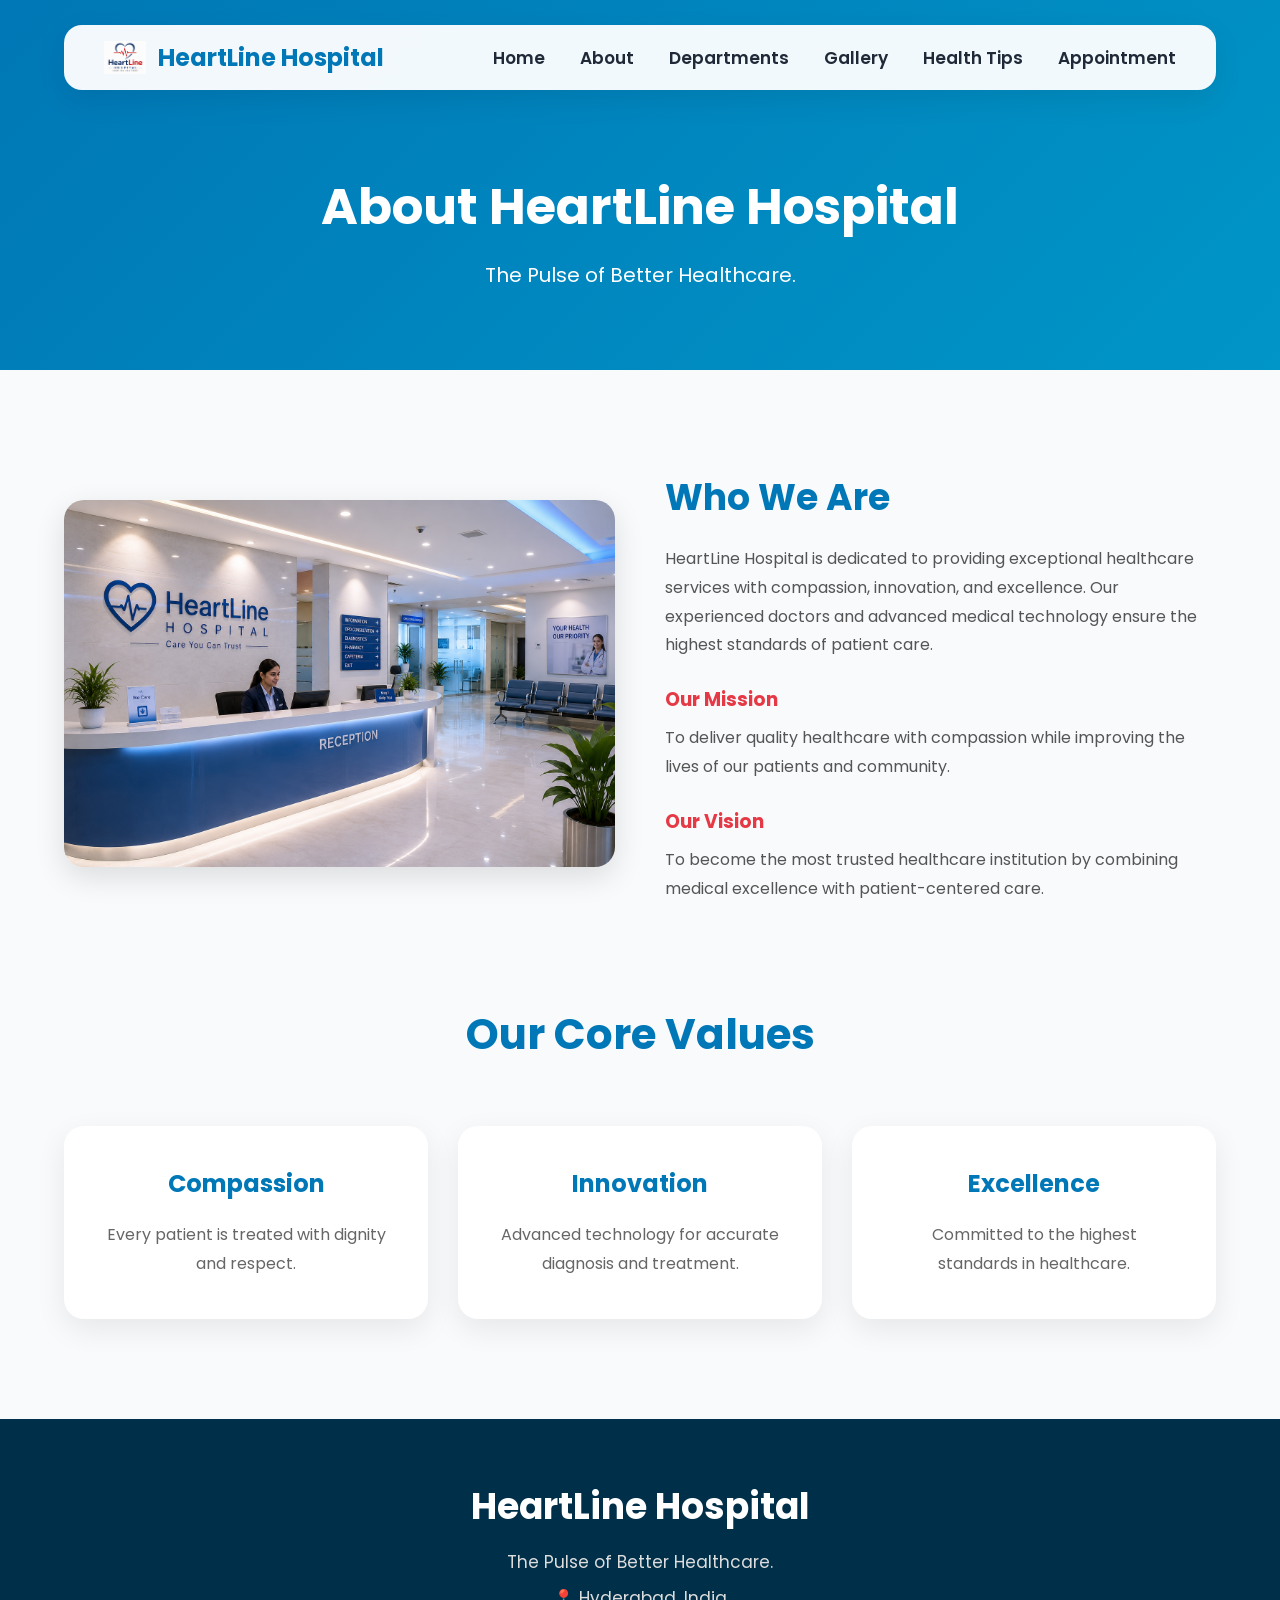
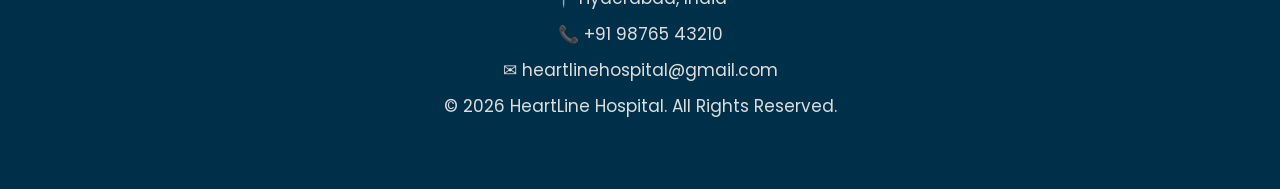
<file: about.html>
<!DOCTYPE html>
<html lang="en">

<head>

    <meta charset="UTF-8">
    <meta name="viewport" content="width=device-width, initial-scale=1.0">

    <title>About | HeartLine Hospital</title>

    <link rel="stylesheet" href="css/style.css">

</head>

<body>

<!-- ================= NAVBAR ================= -->

<header>

    <nav class="navbar">

        <div class="logo">

            <img src="images/logo.png" alt="HeartLine Hospital">

            <span>HeartLine Hospital</span>

        </div>

<ul class="nav-links">

    <li><a href="index.html">Home</a></li>
    <li><a href="about.html">About</a></li>
    <li><a href="departments.html">Departments</a></li>
    <li><a href="gallery.html">Gallery</a></li>

    <li><a href="healthtips.html">Health Tips</a></li>

    <li><a href="appointment.html">Appointment</a></li>

</ul>

    </nav>

</header>

<!-- ================= PAGE HEADER ================= -->

<section class="page-header">

    <h1>About HeartLine Hospital</h1>

    <p>The Pulse of Better Healthcare.</p>

</section>

<!-- ================= ABOUT ================= -->

<section class="about-section">

    <div class="about-image">

        <img src="images/gallery1.jpg" alt="Hospital">

    </div>

    <div class="about-content">

        <h2>Who We Are</h2>

        <p>

            HeartLine Hospital is dedicated to providing exceptional
            healthcare services with compassion, innovation, and excellence.
            Our experienced doctors and advanced medical technology ensure
            the highest standards of patient care.

        </p>

        <h3>Our Mission</h3>

        <p>

            To deliver quality healthcare with compassion while improving
            the lives of our patients and community.

        </p>

        <h3>Our Vision</h3>

        <p>

            To become the most trusted healthcare institution by combining
            medical excellence with patient-centered care.

        </p>

    </div>

</section>

<!-- ================= VALUES ================= -->

<section class="why-us">

    <div class="section-title">

        <h2>Our Core Values</h2>

    </div>

    <div class="features">

        <div class="feature-box">

            <h3>Compassion</h3>

            <p>Every patient is treated with dignity and respect.</p>

        </div>

        <div class="feature-box">

            <h3>Innovation</h3>

            <p>Advanced technology for accurate diagnosis and treatment.</p>

        </div>

        <div class="feature-box">

            <h3>Excellence</h3>

            <p>Committed to the highest standards in healthcare.</p>

        </div>

    </div>

</section>

<!-- ================= FOOTER ================= -->

<footer>

    <h2>HeartLine Hospital</h2>

    <p>The Pulse of Better Healthcare.</p>

    <p>📍 Hyderabad, India</p>

    <p>📞 +91 98765 43210</p>

    <p>✉ heartlinehospital@gmail.com</p>

    <p>© 2026 HeartLine Hospital. All Rights Reserved.</p>

</footer>

<!--Start of Tawk.to Script-->
<script type="text/javascript">
var Tawk_API=Tawk_API||{}, Tawk_LoadStart=new Date();
(function(){
var s1=document.createElement("script"),s0=document.getElementsByTagName("script")[0];
s1.async=true;
s1.src='https://embed.tawk.to/6a4a10b7731e1b1d41faad19/1jsol2jes';
s1.charset='UTF-8';
s1.setAttribute('crossorigin','*');
s0.parentNode.insertBefore(s1,s0);
})();
</script>
<!--End of Tawk.to Script-->

</body>

</html>
</file>
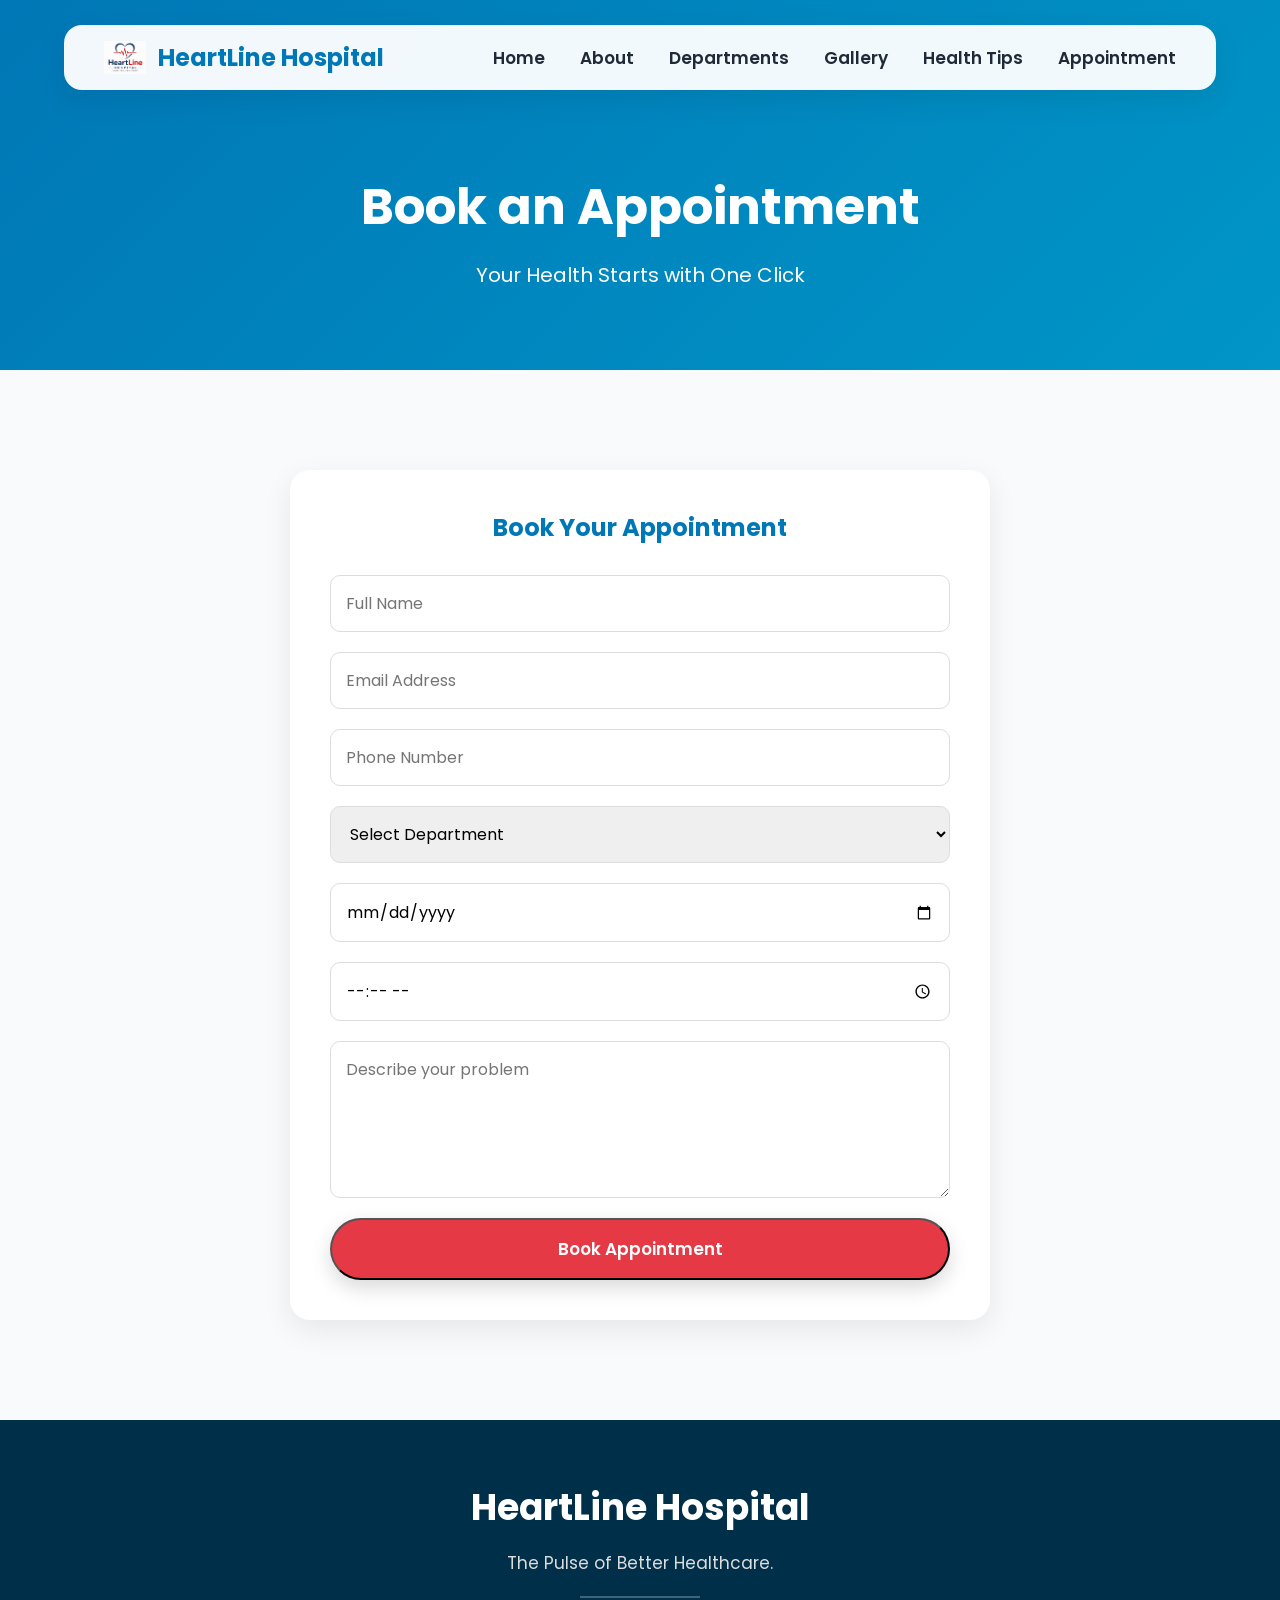
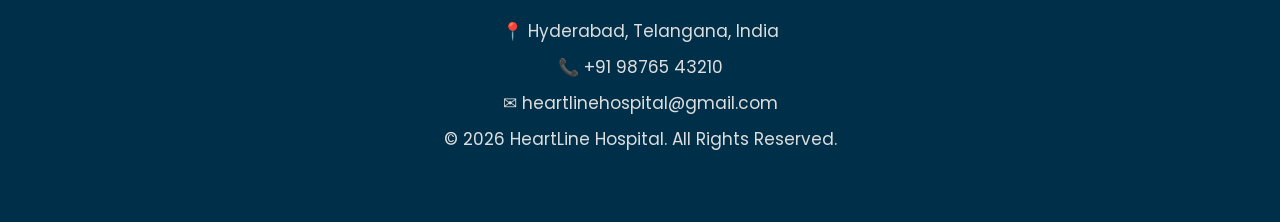
<file: appointment.html>
<!DOCTYPE html>
<html lang="en">

<head>

    <meta charset="UTF-8">
    <meta name="viewport" content="width=device-width, initial-scale=1.0">

    <title>Appointment | HeartLine Hospital</title>

    <link rel="stylesheet" href="css/style.css">
</head>

<body>

<header>

    <nav class="navbar">

        <div class="logo">

            <img src="images/logo.png" alt="HeartLine Hospital">

            <span>HeartLine Hospital</span>

        </div>

        <ul class="nav-links">

    <li><a href="index.html">Home</a></li>
    <li><a href="about.html">About</a></li>
    <li><a href="departments.html">Departments</a></li>
    <li><a href="gallery.html">Gallery</a></li>

    <li><a href="healthtips.html">Health Tips</a></li>

    <li><a href="appointment.html">Appointment</a></li>

</ul>

    </nav>

</header>

<section class="page-header">

    <h1>Book an Appointment</h1>

    <p>Your Health Starts with One Click</p>

</section>

<section class="appointment-section">

    <div class="appointment-form">

        <h2>Book Your Appointment</h2>

        <form>

            <input type="text" placeholder="Full Name" required>

            <input type="email" placeholder="Email Address" required>

            <input type="tel" placeholder="Phone Number" required>

            <select required>

                <option>Select Department</option>
                <option>Cardiology</option>
                <option>Neurology</option>
                <option>Dentistry</option>
                <option>Orthopedics</option>
                <option>Pediatrics</option>
                <option>Laboratory</option>

            </select>

            <input type="date" required>

            <input type="time" required>

            <textarea rows="5" placeholder="Describe your problem"></textarea>

            <button type="submit" class="btn primary-btn">

                Book Appointment

            </button>

        </form>

    </div>

</section>

<footer>

    <h2>HeartLine Hospital</h2>

    <p>The Pulse of Better Healthcare.</p>

    <hr>

    <p>📍 Hyderabad, Telangana, India</p>

    <p>📞 +91 98765 43210</p>

    <p>✉ heartlinehospital@gmail.com</p>

    <p>© 2026 HeartLine Hospital. All Rights Reserved.</p>

</footer>
<!--Start of Tawk.to Script-->
<script type="text/javascript">
var Tawk_API=Tawk_API||{}, Tawk_LoadStart=new Date();
(function(){
var s1=document.createElement("script"),s0=document.getElementsByTagName("script")[0];
s1.async=true;
s1.src='https://embed.tawk.to/6a4a10b7731e1b1d41faad19/1jsol2jes';
s1.charset='UTF-8';
s1.setAttribute('crossorigin','*');
s0.parentNode.insertBefore(s1,s0);
})();
</script>
<!--End of Tawk.to Script-->

</body>

</html>
</file>
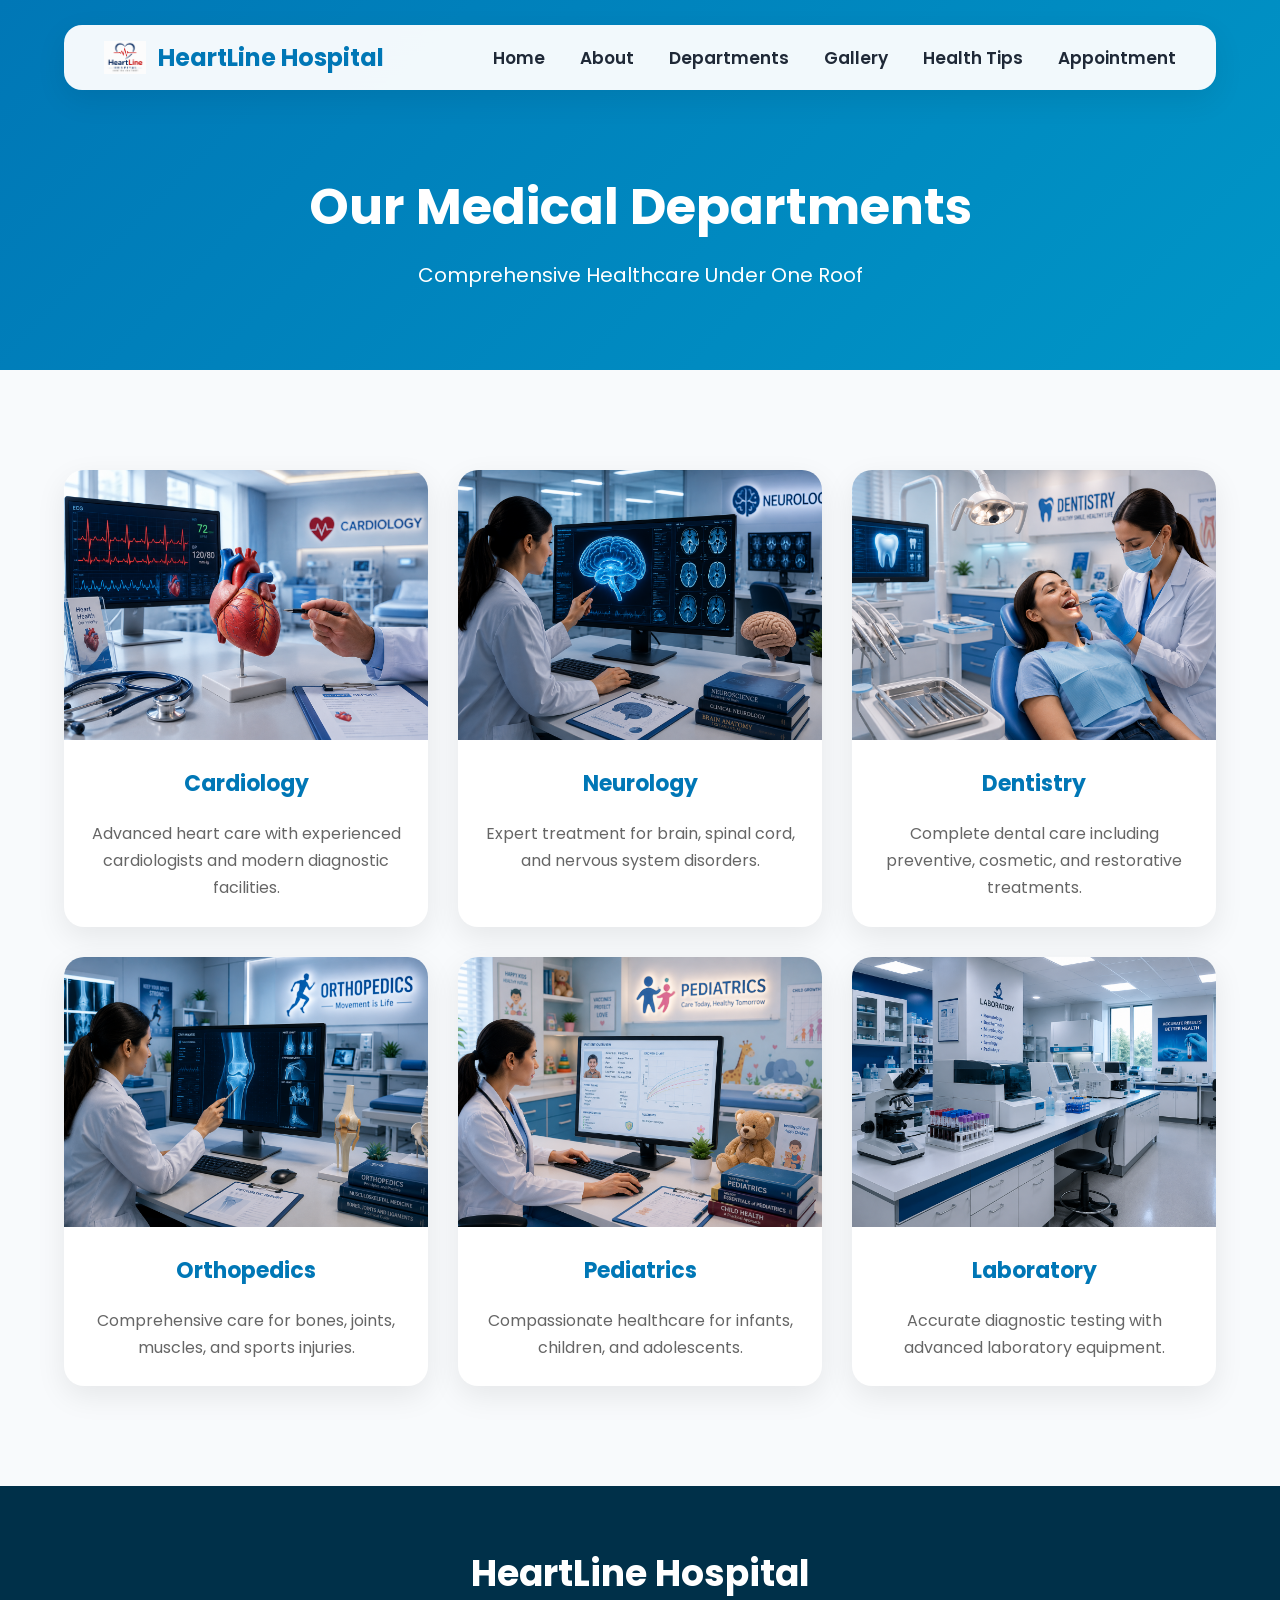
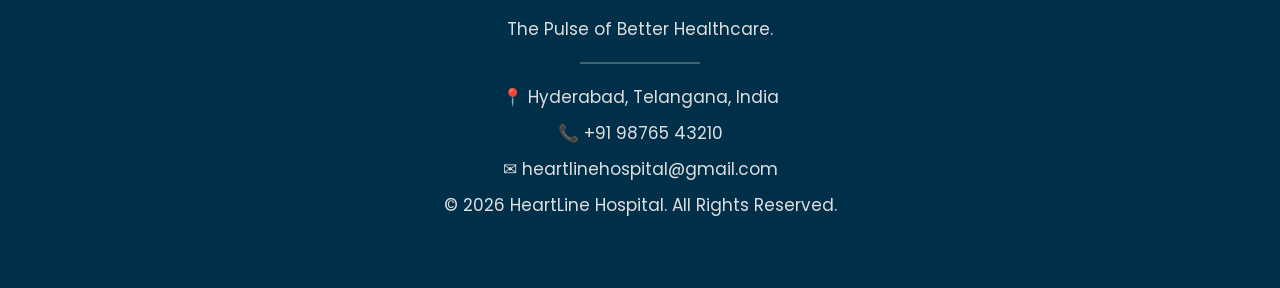
<file: departments.html>
<!DOCTYPE html>
<html lang="en">

<head>

    <meta charset="UTF-8">
    <meta name="viewport" content="width=device-width, initial-scale=1.0">

    <title>Departments | HeartLine Hospital</title>

    <link rel="stylesheet" href="css/style.css">

</head>

<body>

<header>

    <nav class="navbar">

        <div class="logo">

            <img src="images/logo.png" alt="HeartLine Hospital">

            <span>HeartLine Hospital</span>

        </div>

<ul class="nav-links">

    <li><a href="index.html">Home</a></li>
    <li><a href="about.html">About</a></li>
    <li><a href="departments.html">Departments</a></li>
    <li><a href="gallery.html">Gallery</a></li>

    <li><a href="healthtips.html">Health Tips</a></li>

    <li><a href="appointment.html">Appointment</a></li>

</ul>

    </nav>

</header>

<section class="page-header">

    <h1>Our Medical Departments</h1>

    <p>Comprehensive Healthcare Under One Roof</p>

</section>

<section class="departments-home">

    <div class="department-grid">

        <div class="department-card">
            <img src="images/cardiology.jpg" alt="Cardiology">
            <h3>Cardiology</h3>
            <p>Advanced heart care with experienced cardiologists and modern diagnostic facilities.</p>
        </div>

        <div class="department-card">
            <img src="images/neurology.jpg" alt="Neurology">
            <h3>Neurology</h3>
            <p>Expert treatment for brain, spinal cord, and nervous system disorders.</p>
        </div>

        <div class="department-card">
            <img src="images/dentistry.jpg" alt="Dentistry">
            <h3>Dentistry</h3>
            <p>Complete dental care including preventive, cosmetic, and restorative treatments.</p>
        </div>

        <div class="department-card">
            <img src="images/orthopedics.jpg" alt="Orthopedics">
            <h3>Orthopedics</h3>
            <p>Comprehensive care for bones, joints, muscles, and sports injuries.</p>
        </div>

        <div class="department-card">
            <img src="images/pediatrics.jpg" alt="Pediatrics">
            <h3>Pediatrics</h3>
            <p>Compassionate healthcare for infants, children, and adolescents.</p>
        </div>

        <div class="department-card">
            <img src="images/laboratory.jpg" alt="Laboratory">
            <h3>Laboratory</h3>
            <p>Accurate diagnostic testing with advanced laboratory equipment.</p>
        </div>

    </div>

</section>

<footer>

    <h2>HeartLine Hospital</h2>

    <p>The Pulse of Better Healthcare.</p>

    <hr>

    <p>📍 Hyderabad, Telangana, India</p>

    <p>📞 +91 98765 43210</p>

    <p>✉ heartlinehospital@gmail.com</p>

    <p>© 2026 HeartLine Hospital. All Rights Reserved.</p>

</footer>

<!--Start of Tawk.to Script-->
<script type="text/javascript">
var Tawk_API=Tawk_API||{}, Tawk_LoadStart=new Date();
(function(){
var s1=document.createElement("script"),s0=document.getElementsByTagName("script")[0];
s1.async=true;
s1.src='https://embed.tawk.to/6a4a10b7731e1b1d41faad19/1jsol2jes';
s1.charset='UTF-8';
s1.setAttribute('crossorigin','*');
s0.parentNode.insertBefore(s1,s0);
})();
</script>
<!--End of Tawk.to Script-->

</body>

</html>
</file>
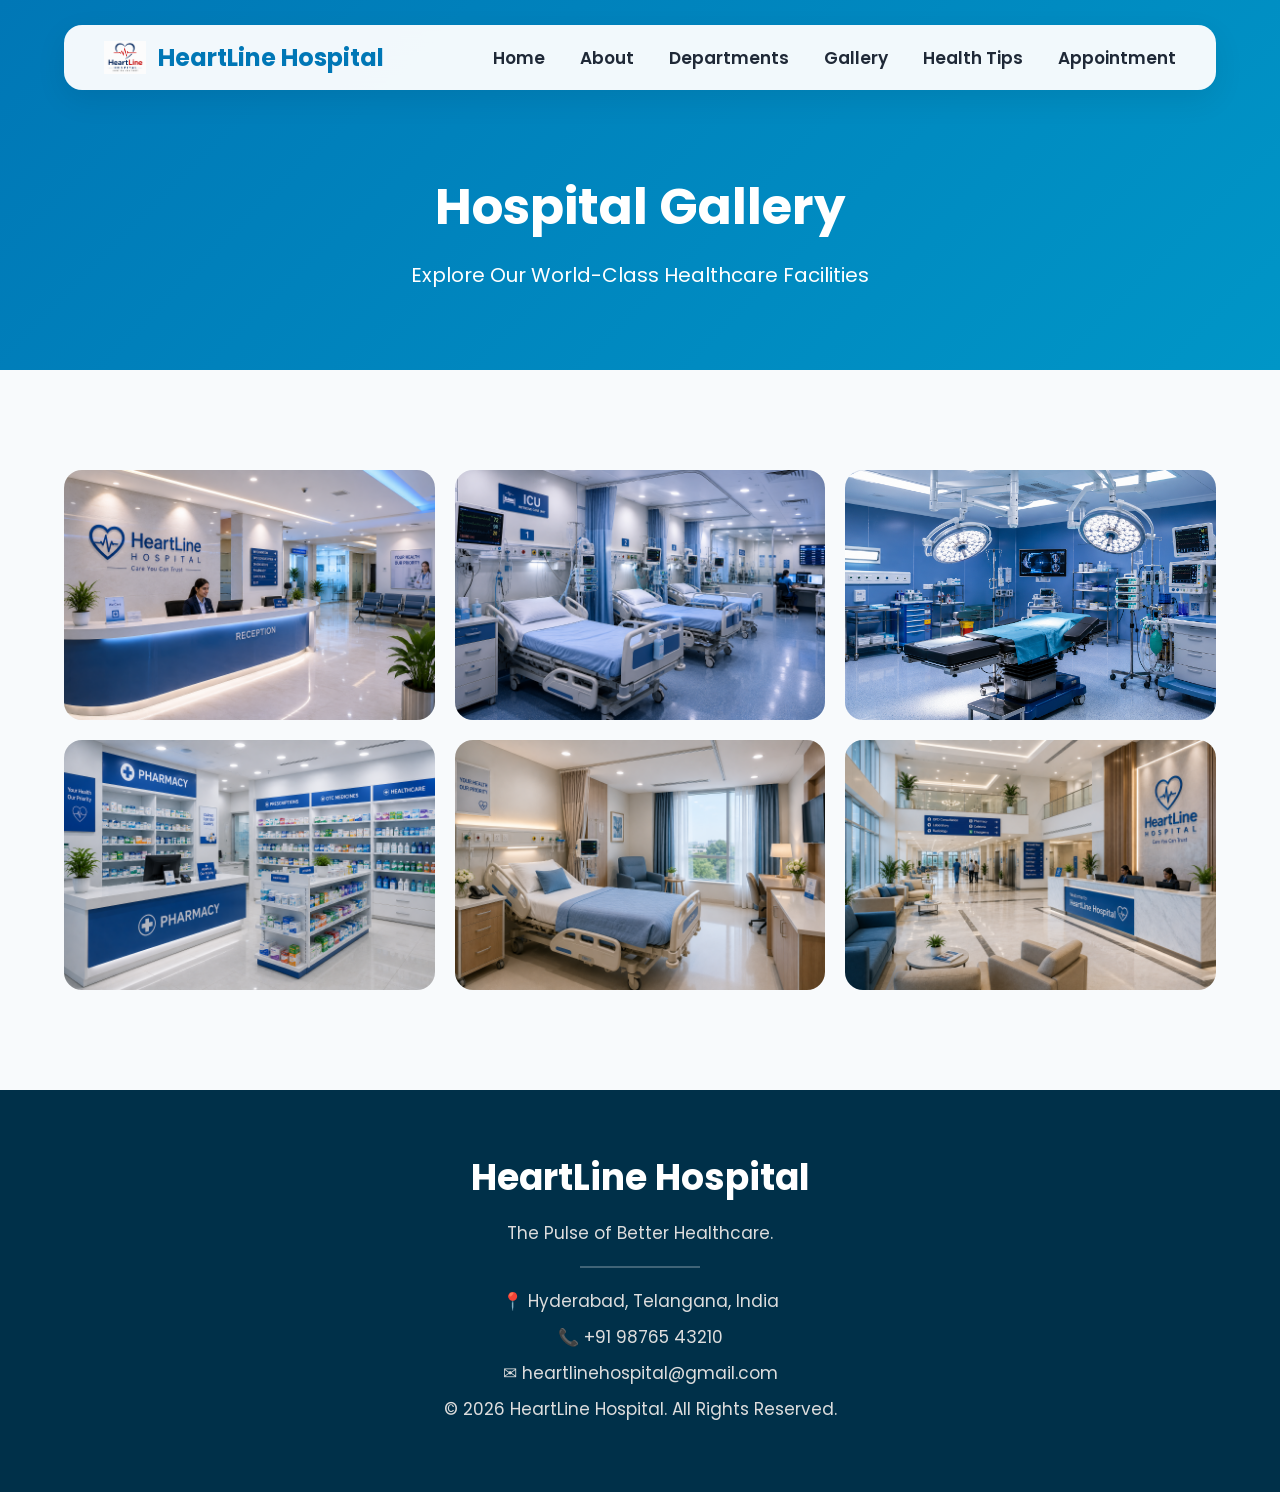
<file: gallery.html>
<!DOCTYPE html>
<html lang="en">

<head>

    <meta charset="UTF-8">
    <meta name="viewport" content="width=device-width, initial-scale=1.0">

    <title>Gallery | HeartLine Hospital</title>

    <link rel="stylesheet" href="css/style.css">

</head>

<body>

<header>

    <nav class="navbar">

        <div class="logo">

            <img src="images/logo.png" alt="HeartLine Hospital">
            <span>HeartLine Hospital</span>

        </div>

<ul class="nav-links">

    <li><a href="index.html">Home</a></li>
    <li><a href="about.html">About</a></li>
    <li><a href="departments.html">Departments</a></li>
    <li><a href="gallery.html">Gallery</a></li>

    <li><a href="healthtips.html">Health Tips</a></li>

    <li><a href="appointment.html">Appointment</a></li>

</ul>

    </nav>

</header>

<section class="page-header">

    <h1>Hospital Gallery</h1>

    <p>Explore Our World-Class Healthcare Facilities</p>

</section>

<section class="gallery-home">

    <div class="gallery-grid">

        <img src="images/gallery1.jpg" alt="Hospital Reception">

        <img src="images/gallery2.jpg" alt="ICU">

        <img src="images/gallery3.jpg" alt="Operation Theatre">

        <img src="images/gallery4.jpg" alt="Pharmacy">

        <img src="images/gallery5.jpg" alt="Private Patient Room">

        <img src="images/gallery6.jpg" alt="Hospital Lobby">

    </div>

</section>

<footer>

    <h2>HeartLine Hospital</h2>

    <p>The Pulse of Better Healthcare.</p>

    <hr>

    <p>📍 Hyderabad, Telangana, India</p>

    <p>📞 +91 98765 43210</p>

    <p>✉ heartlinehospital@gmail.com</p>

    <p>© 2026 HeartLine Hospital. All Rights Reserved.</p>

</footer>
<!--Start of Tawk.to Script-->
<script type="text/javascript">
var Tawk_API=Tawk_API||{}, Tawk_LoadStart=new Date();
(function(){
var s1=document.createElement("script"),s0=document.getElementsByTagName("script")[0];
s1.async=true;
s1.src='https://embed.tawk.to/6a4a10b7731e1b1d41faad19/1jsol2jes';
s1.charset='UTF-8';
s1.setAttribute('crossorigin','*');
s0.parentNode.insertBefore(s1,s0);
})();
</script>
<!--End of Tawk.to Script-->

</body>

</html>
</file>
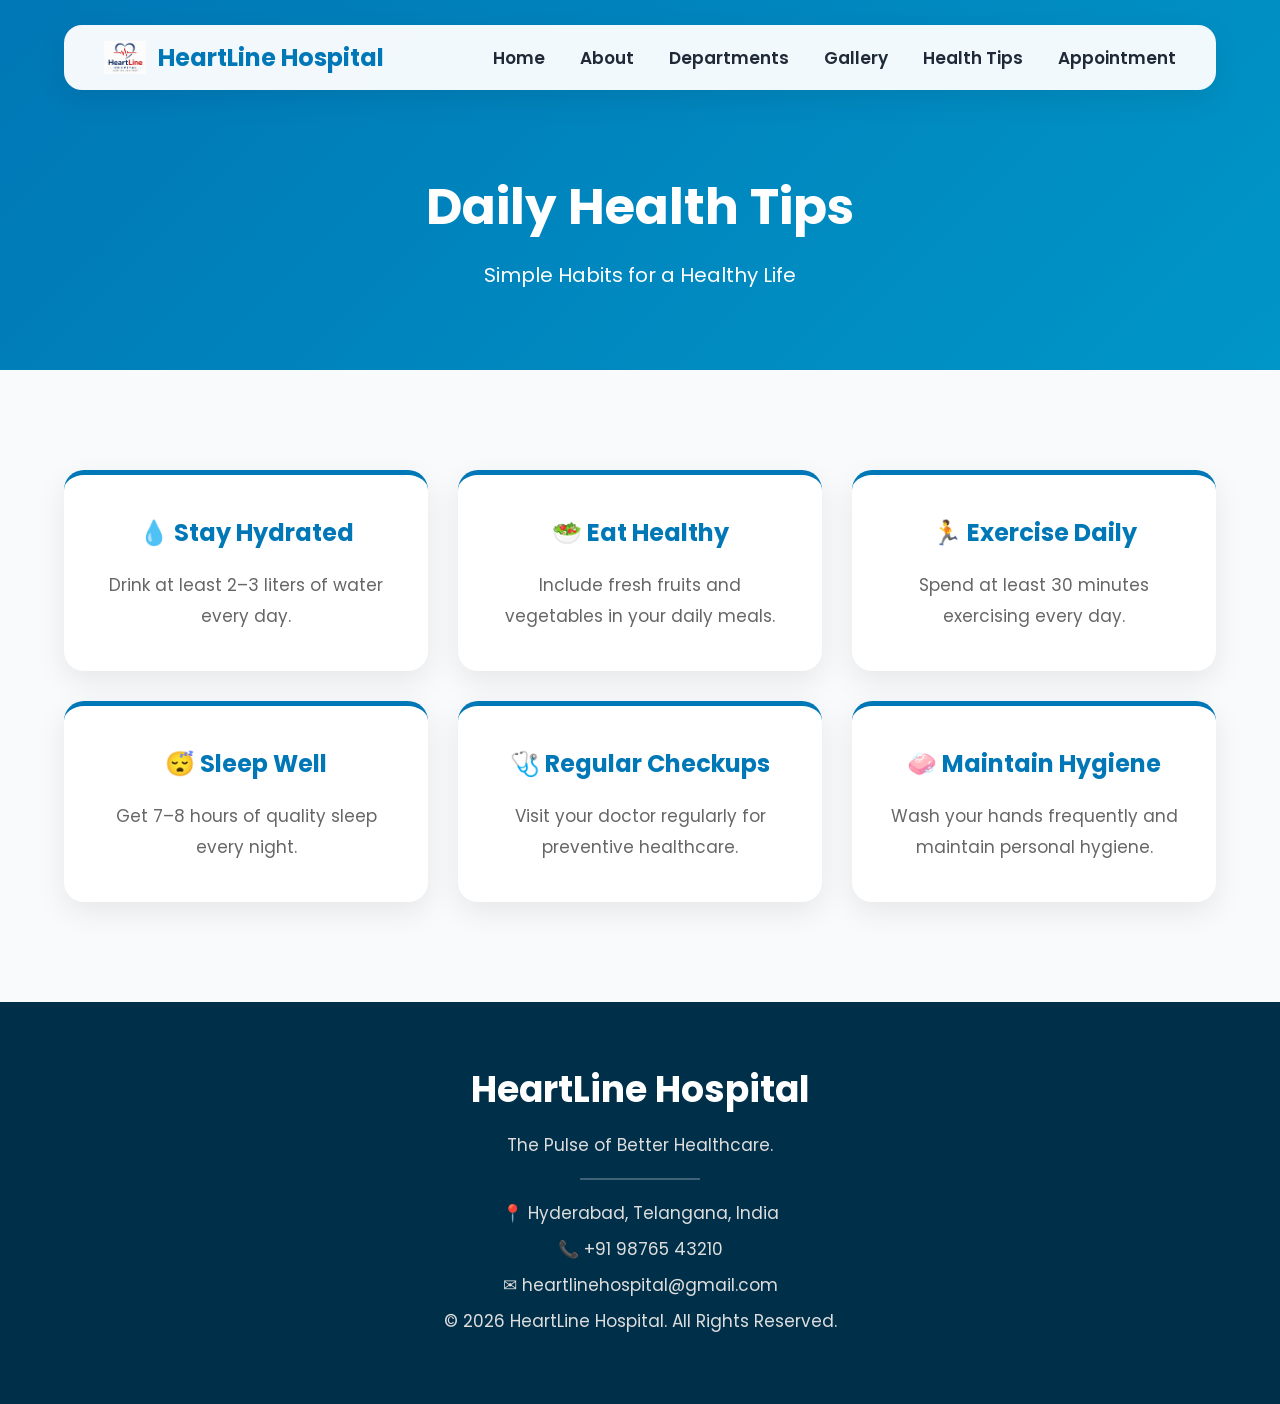
<file: healthtips.html>
<!DOCTYPE html>
<html lang="en">

<head>

    <meta charset="UTF-8">
    <meta name="viewport" content="width=device-width, initial-scale=1.0">

    <title>Health Tips | HeartLine Hospital</title>

    <link rel="stylesheet" href="css/style.css">

</head>

<body>

<!-- ================= NAVBAR ================= -->

<header>

    <nav class="navbar">

        <div class="logo">

            <img src="images/logo.png" alt="HeartLine Hospital">

            <span>HeartLine Hospital</span>

        </div>

<ul class="nav-links">

    <li><a href="index.html">Home</a></li>
    <li><a href="about.html">About</a></li>
    <li><a href="departments.html">Departments</a></li>
    <li><a href="gallery.html">Gallery</a></li>

    <li><a href="healthtips.html">Health Tips</a></li>

    <li><a href="appointment.html">Appointment</a></li>

</ul>

    </nav>

</header>

<!-- ================= PAGE HEADER ================= -->

<section class="page-header">

    <h1>Daily Health Tips</h1>

    <p>Simple Habits for a Healthy Life</p>

</section>

<!-- ================= HEALTH TIPS ================= -->

<section class="health-tips">

    <div class="tips-grid">

        <div class="tip-card">

            <h3>💧 Stay Hydrated</h3>

            <p>Drink at least 2–3 liters of water every day.</p>

        </div>

        <div class="tip-card">

            <h3>🥗 Eat Healthy</h3>

            <p>Include fresh fruits and vegetables in your daily meals.</p>

        </div>

        <div class="tip-card">

            <h3>🏃 Exercise Daily</h3>

            <p>Spend at least 30 minutes exercising every day.</p>

        </div>

        <div class="tip-card">

            <h3>😴 Sleep Well</h3>

            <p>Get 7–8 hours of quality sleep every night.</p>

        </div>

        <div class="tip-card">

            <h3>🩺 Regular Checkups</h3>

            <p>Visit your doctor regularly for preventive healthcare.</p>

        </div>

        <div class="tip-card">

            <h3>🧼 Maintain Hygiene</h3>

            <p>Wash your hands frequently and maintain personal hygiene.</p>

        </div>

    </div>

</section>

<!-- ================= FOOTER ================= -->

<footer>

    <h2>HeartLine Hospital</h2>

    <p>The Pulse of Better Healthcare.</p>

    <hr>

    <p>📍 Hyderabad, Telangana, India</p>

    <p>📞 +91 98765 43210</p>

    <p>✉ heartlinehospital@gmail.com</p>

    <p>© 2026 HeartLine Hospital. All Rights Reserved.</p>

</footer>
<!--Start of Tawk.to Script-->
<script type="text/javascript">
var Tawk_API=Tawk_API||{}, Tawk_LoadStart=new Date();
(function(){
var s1=document.createElement("script"),s0=document.getElementsByTagName("script")[0];
s1.async=true;
s1.src='https://embed.tawk.to/6a4a10b7731e1b1d41faad19/1jsol2jes';
s1.charset='UTF-8';
s1.setAttribute('crossorigin','*');
s0.parentNode.insertBefore(s1,s0);
})();
</script>
<!--End of Tawk.to Script-->

</body>

</html>
</file>
<file: css/style.css>
/* ==================================================
   HEARTLINE HOSPITAL
   STYLE.CSS
================================================== */

/* ==========================================
   GOOGLE FONT
========================================== */

@import url('https://fonts.googleapis.com/css2?family=Poppins:wght@300;400;500;600;700;800&display=swap');

/* ==========================================
   RESET
========================================== */

*{
    margin:0;
    padding:0;
    box-sizing:border-box;
    font-family:'Poppins',sans-serif;
}

html{
    scroll-behavior:smooth;
}

body{
    background:#F8FAFC;
    color:#1F2937;
    overflow-x:hidden;
}

/* ==========================================
   NAVIGATION BAR
========================================== */

header{

    position:fixed;

    top:0;
    left:0;

    width:100%;

    z-index:1000;

}

.navbar{

    width:90%;

    margin:25px auto;

    display:flex;

    justify-content:space-between;

    align-items:center;

    padding:15px 40px;

    background:rgba(255,255,255,.95);

    backdrop-filter:blur(15px);

    border-radius:18px;

    box-shadow:0 10px 30px rgba(0,0,0,.08);

}

/* ==========================================
   LOGO
========================================== */

.logo{

    display:flex;

    align-items:center;

    gap:12px;

}

.logo img{

    width:42px;

}

.logo span{

    font-size:24px;

    font-weight:700;

    color:#0077B6;

}

/* ==========================================
   NAVIGATION LINKS
========================================== */

.nav-links{

    display:flex;

    list-style:none;

    gap:35px;

}

.nav-links a{

    text-decoration:none;

    color:#1F2937;

    font-size:17px;

    font-weight:600;

    transition:.3s;

}

.nav-links a:hover{

    color:#E63946;

}

/* Active Page */

.active{

    color:#E63946 !important;

    border-bottom:3px solid #E63946;

    padding-bottom:5px;

}
/* ==========================================
   HERO SECTION
========================================== */

.hero{

    position:relative;

    min-height:100vh;

    display:flex;

    align-items:center;

    padding:140px 8% 80px;

    background:url("../images/hero-banner.jpg") center center/cover no-repeat;

    border-radius:0 0 30px 30px;

    overflow:hidden;

}

.overlay{

    position:absolute;

    top:0;
    left:0;

    width:100%;
    height:100%;

    background:linear-gradient(
        to right,
        rgba(0,35,70,.88),
        rgba(0,119,182,.55),
        rgba(255,255,255,.10)
    );

}

.hero-content{

    position:relative;

    z-index:5;

    max-width:650px;

}

.hero-content h4{

    color:#8EE3FF;

    font-size:20px;

    letter-spacing:2px;

    margin-bottom:20px;

}

.hero-content h1{

    font-size:60px;

    color:white;

    line-height:1.2;

    margin-bottom:20px;

}

.hero-content span{

    color:#48CAE4;

}

.hero-content p{

    color:white;

    font-size:20px;

    line-height:1.8;

    max-width:600px;

    margin-bottom:40px;

}

/* ==========================================
   BUTTONS
========================================== */

.hero-buttons{

    display:flex;

    gap:20px;

}

.btn{

    display:inline-block;

    padding:16px 36px;

    text-decoration:none;

    border-radius:50px;

    font-size:17px;

    font-weight:600;

    transition:0.3s;

    box-shadow:0 8px 20px rgba(0,0,0,.15);

}

.primary-btn{

    background:#E63946;

    color:white;

}

.primary-btn:hover{

    background:#C1121F;

    transform:translateY(-5px);

}

.secondary-btn{

    border:2px solid white;

    color:white;

}

.secondary-btn:hover{

    background:white;

    color:#0077B6;

    transform:translateY(-5px);

}
/* ==========================================
   STATISTICS SECTION
========================================== */

.stats{

    width:90%;

    margin:40px auto 100px;

    display:grid;

    grid-template-columns:repeat(4,1fr);

    gap:25px;

}

.stat-card{

    background:#fff;

    padding:40px 25px;

    text-align:center;

    border-radius:20px;

    box-shadow:0 10px 30px rgba(0,0,0,.08);

    border-top:5px solid #0077B6;

    transition:.4s;

}

.stat-card:nth-child(2){

    border-top:5px solid #E63946;

}

.stat-card:nth-child(3){

    border-top:5px solid #38B000;

}

.stat-card:nth-child(4){

    border-top:5px solid #7B2CBF;

}

.stat-card:hover{

    transform:translateY(-10px);

    box-shadow:0 20px 40px rgba(0,0,0,.15);

}

.stat-card h2{

    color:#0077B6;

    font-size:40px;

    margin-bottom:12px;

}

.stat-card p{

    color:#666;

    font-size:18px;

}

/* ==========================================
   WHY CHOOSE US
========================================== */

.why-us{

    width:90%;

    margin:100px auto;

}

.section-title{

    text-align:center;

    margin-bottom:60px;

}

.section-title h2{

    font-size:42px;

    color:#0077B6;

    margin-bottom:15px;

}

.section-title p{

    max-width:700px;

    margin:auto;

    color:#666;

    font-size:18px;

    line-height:1.8;

}

.features{

    display:grid;

    grid-template-columns:repeat(3,1fr);

    gap:30px;

}

.feature-box{

    background:#fff;

    padding:40px;

    text-align:center;

    border-radius:20px;

    box-shadow:0 10px 30px rgba(0,0,0,.08);

    transition:.4s;

}

.feature-box:hover{

    transform:translateY(-10px);

    box-shadow:0 20px 40px rgba(0,0,0,.15);

}

.feature-box h3{

    color:#0077B6;

    font-size:24px;

    margin-bottom:20px;

}

.feature-box p{

    color:#666;

    line-height:1.8;

}
/* ==========================================
   DEPARTMENTS
========================================== */

.departments-home{

    width:90%;
    margin:100px auto;

}

.department-grid{

    display:grid;
    grid-template-columns:repeat(3,1fr);
    gap:30px;

}

.department-card{

    background:#ffffff;

    border-radius:20px;

    overflow:hidden;

    box-shadow:0 10px 30px rgba(0,0,0,.08);

    transition:.4s;

}

.department-card:hover{

    transform:translateY(-10px);

    box-shadow:0 20px 40px rgba(0,0,0,.15);

}

.department-card img{

    width:100%;

    height:270px;

    object-fit:cover;

    transition:.4s;

}

.department-card:hover img{

    transform:scale(1.08);

}

.department-card h3{

    text-align:center;

    padding:20px;

    color:#0077B6;

    font-size:22px;

}

.department-card p{

    padding:0 20px 25px;

    text-align:center;

    color:#666;

    line-height:1.7;

    font-size:16px;

}




.department-card{

    overflow:hidden;

}

.department-card img{

    transition:.5s;

}

.department-card:hover img{

    transform:scale(1.08);

}

/* ==========================================
   DOCTORS
========================================== */

.doctors{

    width:90%;

    margin:100px auto;

}

.doctor-grid{

    display:grid;

    grid-template-columns:repeat(3,1fr);

    gap:30px;

}

.doctor-card{

    background:white;

    border-radius:20px;

    overflow:hidden;

    text-align:center;

    box-shadow:0 10px 30px rgba(0,0,0,.08);

    transition:.4s;

}

.doctor-card:hover{

    transform:translateY(-10px);

    box-shadow:0 20px 40px rgba(0,0,0,.15);

}

.doctor-card img{

    width:100%;

    height:360px;

    object-fit:cover;

}

.doctor-card h3{

    color:#0077B6;

    margin-top:20px;

    font-size:24px;

}

.doctor-card p{

    color:#666;

    margin:10px 0 25px;

    font-size:17px;

}

/* ==========================================
   GALLERY
========================================== */

.gallery-home{

    width:90%;

    margin:100px auto;

}

.gallery-grid{

    display:grid;

    grid-template-columns:repeat(3,1fr);

    gap:20px;

}

.gallery-grid img{

    width:100%;

    height:250px;

    object-fit:cover;

    border-radius:18px;

    transition:.4s;

    cursor:pointer;

}

.gallery-grid img:hover{

    transform:scale(1.05);

    box-shadow:0 15px 35px rgba(0,0,0,.25);

}

/* ==========================================
   FOOTER
========================================== */

footer{

    background:#003049;

    color:white;

    text-align:center;

    padding:60px 20px;

}

footer h2{

    font-size:36px;

    margin-bottom:15px;

}

footer p{

    color:#ddd;

    margin:10px 0;

    font-size:17px;

}

footer hr{

    width:120px;

    margin:20px auto;

    border:1px solid rgba(255,255,255,.25);

}
/* ==========================================
   PAGE HEADER
========================================== */

.page-header{

    background:linear-gradient(135deg,#0077B6,#0096C7);

    color:#fff;

    text-align:center;

    padding:170px 20px 80px;

}

.page-header h1{

    font-size:50px;

    margin-bottom:15px;

}

.page-header p{

    font-size:20px;

}

/* ==========================================
   ABOUT PAGE
========================================== */

.about-section{

    width:90%;

    margin:100px auto;

    display:grid;

    grid-template-columns:1fr 1fr;

    gap:50px;

    align-items:center;

}

.about-image img{

    width:100%;

    border-radius:20px;

    box-shadow:0 10px 30px rgba(0,0,0,.12);

}

.about-content h2{

    color:#0077B6;

    font-size:36px;

    margin-bottom:20px;

}

.about-content h3{

    color:#E63946;

    margin-top:25px;

    margin-bottom:10px;

}

.about-content p{

    color:#555;

    line-height:1.8;

}

/* ==========================================
   GENERAL IMAGE EFFECTS
========================================== */

.department-card img,
.doctor-card img,
.gallery-grid img{

    transition:.5s;

}

.department-card:hover img,
.doctor-card:hover img{

    transform:scale(1.08);

}
/* ==========================================
   APPOINTMENT
========================================== */

.appointment-section{

    width:90%;
    margin:100px auto;

}

.appointment-form{

    max-width:700px;

    margin:auto;

    background:white;

    padding:40px;

    border-radius:20px;

    box-shadow:0 10px 30px rgba(0,0,0,.08);

}

.appointment-form h2{

    text-align:center;

    color:#0077B6;

    margin-bottom:30px;

}

.appointment-form form{

    display:flex;

    flex-direction:column;

    gap:20px;

}

.appointment-form input,
.appointment-form select,
.appointment-form textarea{

    width:100%;

    padding:15px;

    border:1px solid #ddd;

    border-radius:10px;

    font-size:16px;

    outline:none;

}
.appointment-form textarea{

    resize:vertical;

}

.appointment-form button{

    width:100%;

}

.appointment-form input:focus,
.appointment-form select:focus,
.appointment-form textarea:focus{

    border-color:#0077B6;

}
/* ==========================================
   RESPONSIVE DESIGN
========================================== */

@media (max-width:992px){

    .navbar{

        flex-direction:column;

        gap:20px;

    }

    .nav-links{

        flex-wrap:wrap;

        justify-content:center;

    }

    .hero{

        justify-content:center;

        text-align:center;

        padding:140px 30px 80px;

    }

    .hero-content{

        max-width:100%;

    }

    .hero-content h1{

        font-size:45px;

    }

    .hero-content p{

        font-size:18px;

        margin:auto;

        margin-bottom:35px;

    }

    .hero-buttons{

        justify-content:center;

        flex-wrap:wrap;

    }

    .stats{

        grid-template-columns:1fr;

    }

    .features{

        grid-template-columns:1fr;

    }

    .department-grid{

        grid-template-columns:1fr;

    }

    .doctor-grid{

        grid-template-columns:1fr;

    }

    .gallery-grid{

        grid-template-columns:1fr;

    }

    .about-section{

        grid-template-columns:1fr;

        text-align:center;

    }

}

@media (max-width:768px){

    .logo span{

        font-size:20px;

    }

    .hero-content h1{

        font-size:36px;

    }

    .hero-content h4{

        font-size:16px;

    }

    .hero-content p{

        font-size:16px;

    }

    .btn{

        width:100%;

        text-align:center;

        .btn:hover{

    box-shadow:0 10px 25px rgba(0,0,0,.2);

}
    }

    .section-title h2{

        font-size:32px;

    }

    .page-header h1{

        font-size:38px;

    }

}
/* ==========================================
   RESPONSIVE DESIGN
========================================== */

/* Tablets */

@media (max-width: 992px){

    .navbar{
        flex-direction:column;
        gap:20px;
        text-align:center;
    }

    .nav-links{
        flex-wrap:wrap;
        justify-content:center;
        gap:20px;
    }

    .hero{
        justify-content:center;
        text-align:center;
        padding:140px 30px 80px;
    }

    .hero-content{
        max-width:100%;
    }

    .hero-content h1{
        font-size:48px;
    }

    .hero-content p{
        font-size:18px;
        margin:auto;
        margin-bottom:35px;
    }

    .hero-buttons{
        justify-content:center;
        flex-wrap:wrap;
    }

    .stats{
        grid-template-columns:repeat(2,1fr);
    }

    .features{
        grid-template-columns:1fr;
    }

    .department-grid{
        grid-template-columns:repeat(2,1fr);
    }

    .doctor-grid{
        grid-template-columns:repeat(2,1fr);
    }

    .gallery-grid{
        grid-template-columns:repeat(2,1fr);
    }

    .about-section{
        grid-template-columns:1fr;
        text-align:center;
    }

    .appointment-form{
        width:100%;
    }

}

/* Mobile */

@media (max-width:768px){

    .navbar{
        width:95%;
        padding:15px;
    }

    .logo{
        flex-direction:column;
        gap:8px;
    }

    .logo span{
        font-size:20px;
    }

    .nav-links{
        flex-direction:column;
        gap:15px;
    }

    .hero{
        padding:130px 20px 70px;
    }

    .hero-content h1{
        font-size:36px;
    }

    .hero-content h4{
        font-size:16px;
    }

    .hero-content p{
        font-size:16px;
    }

    .hero-buttons{
        flex-direction:column;
    }

    .btn{
        width:100%;
        text-align:center;
    }

.stats,
.features,
.department-grid,
.doctor-grid,
.gallery-grid,
.tips-grid{

    grid-template-columns:1fr;

}
    .section-title h2{
        font-size:32px;
    }

    .page-header h1{
        font-size:36px;
    }

    .appointment-form{
        padding:25px;
    }

}

/* ==========================================
   EMERGENCY SECTION
========================================== */

.emergency{

    width:90%;

    margin:100px auto;

    background:linear-gradient(135deg,#E63946,#C1121F);

    color:white;

    border-radius:20px;

    text-align:center;

    padding:70px 30px;

    box-shadow:0 15px 35px rgba(0,0,0,.15);

}

.emergency h2{

    font-size:42px;

    margin-bottom:20px;

}

.emergency p{

    font-size:20px;

    line-height:1.8;

    margin-bottom:20px;

}

.emergency h3{

    font-size:28px;

    margin-top:20px;

}

.emergency h1{

    font-size:52px;

    margin:20px 0;

    color:#FFD166;

}
/* ==========================================
   HEALTH TIPS
========================================== */

.health-tips{

    width:90%;

    margin:100px auto;

}

.tips-grid{

    display:grid;

    grid-template-columns:repeat(3,1fr);

    gap:30px;

}

.tip-card{

    background:#ffffff;

    padding:40px 30px;

    text-align:center;

    border-radius:20px;

    box-shadow:0 10px 30px rgba(0,0,0,.08);

    transition:.4s;

    border-top:5px solid #0077B6;

}

.tip-card:hover{

    transform:translateY(-10px);

    box-shadow:0 20px 40px rgba(0,0,0,.15);

}

.tip-card h3{

    color:#0077B6;

    font-size:24px;

    margin-bottom:20px;

}

.tip-card p{

    color:#666;

    line-height:1.8;

    font-size:17px;

}
</file>
